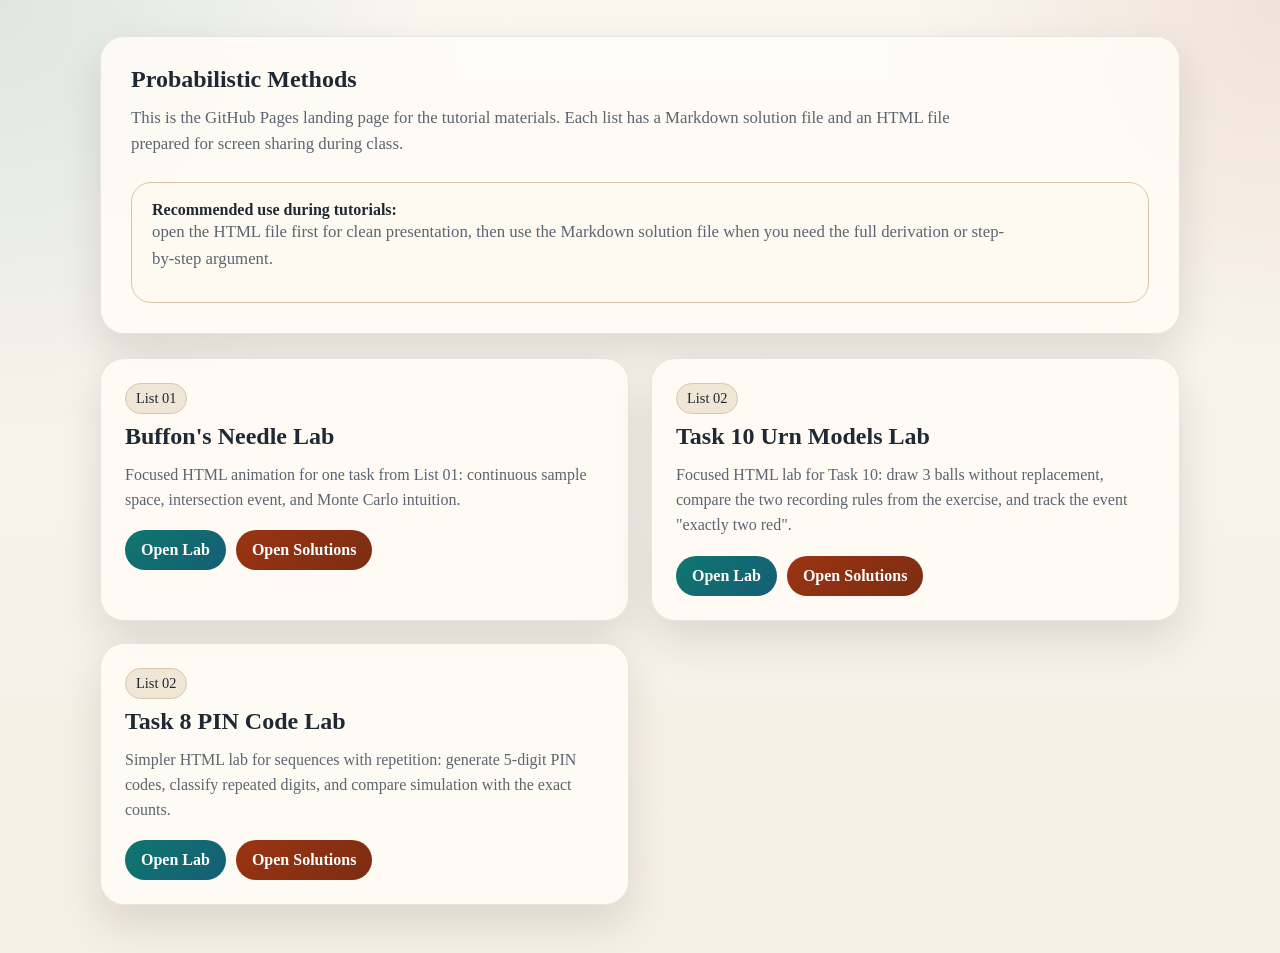
<file: index.html>
<!DOCTYPE html>
<html lang="en">
<head>
  <meta charset="UTF-8">
  <meta name="viewport" content="width=device-width, initial-scale=1.0">
  <title>Probabilistic Methods - Presentation Hub</title>
  <style>
    :root {
      --bg: #f5efe5;
      --panel: rgba(255, 251, 245, 0.9);
      --ink: #1f2933;
      --muted: #5b6470;
      --accent: #0f766e;
      --accent-2: #9a3412;
      --line: #d7c7aa;
      --shadow: 0 18px 42px rgba(32, 28, 21, 0.12);
    }

    * {
      box-sizing: border-box;
    }

    body {
      margin: 0;
      font-family: Georgia, "Times New Roman", serif;
      color: var(--ink);
      background:
        radial-gradient(circle at top left, rgba(15, 118, 110, 0.12), transparent 28%),
        radial-gradient(circle at top right, rgba(154, 52, 18, 0.10), transparent 24%),
        linear-gradient(180deg, #faf7f0 0%, var(--bg) 100%);
    }

    main {
      max-width: 1120px;
      margin: 0 auto;
      padding: 36px 20px 48px;
    }

    .hero,
    .card {
      background: var(--panel);
      border: 1px solid rgba(31, 41, 51, 0.10);
      border-radius: 24px;
      box-shadow: var(--shadow);
      backdrop-filter: blur(8px);
    }

    .hero {
      padding: 30px;
    }

    h1,
    h2 {
      margin: 0 0 12px;
      line-height: 1.08;
    }

    p {
      margin: 0 0 12px;
      line-height: 1.58;
    }

    .hero p {
      max-width: 860px;
      color: var(--muted);
      font-size: 1.05rem;
    }

    .grid {
      display: grid;
      grid-template-columns: repeat(2, minmax(0, 1fr));
      gap: 22px;
      margin-top: 24px;
    }

    .card {
      padding: 24px;
    }

    .eyebrow {
      display: inline-block;
      margin-bottom: 10px;
      padding: 6px 10px;
      border-radius: 999px;
      background: #efe6d6;
      border: 1px solid var(--line);
      font-size: 0.9rem;
    }

    .muted {
      color: var(--muted);
    }

    .links {
      display: flex;
      flex-wrap: wrap;
      gap: 10px;
      margin-top: 18px;
    }

    a.button {
      display: inline-block;
      text-decoration: none;
      color: #fff;
      background: linear-gradient(135deg, var(--accent), #155e75);
      padding: 11px 16px;
      border-radius: 999px;
      font-weight: 700;
    }

    a.button.secondary {
      background: linear-gradient(135deg, var(--accent-2), #7c2d12);
    }

    .tip {
      margin-top: 24px;
      padding: 18px 20px;
      border-radius: 20px;
      background: #fffaf1;
      border: 1px solid var(--line);
    }

    @media (max-width: 900px) {
      .grid {
        grid-template-columns: 1fr;
      }
    }
  </style>
</head>
<body>
  <main>
    <section class="hero">
      <h1>Probabilistic Methods</h1>
      <p>
        This is the GitHub Pages landing page for the tutorial materials. Each list has a
        Markdown solution file and an HTML file prepared for screen sharing during class.
      </p>
      <div class="tip">
        <strong>Recommended use during tutorials:</strong>
        <p class="muted">
          open the HTML file first for clean presentation, then use the Markdown solution file
          when you need the full derivation or step-by-step argument.
        </p>
      </div>
    </section>

    <section class="grid">
      <article class="card">
        <span class="eyebrow">List 01</span>
        <h2>Buffon's Needle Lab</h2>
        <p class="muted">
          Focused HTML animation for one task from List 01: continuous sample space,
          intersection event, and Monte Carlo intuition.
        </p>
        <div class="links">
          <a class="button" href="probabilistic-methods-list-01/list-01-visualizations.html">Open Lab</a>
          <a class="button secondary" href="probabilistic-methods-list-01/list-01-solutions.html">Open Solutions</a>
        </div>
      </article>

      <article class="card">
        <span class="eyebrow">List 02</span>
        <h2>Task 10 Urn Models Lab</h2>
        <p class="muted">
          Focused HTML lab for Task 10: draw 3 balls without replacement, compare the two
          recording rules from the exercise, and track the event "exactly two red".
        </p>
        <div class="links">
          <a class="button" href="probabilistic-methods-list-02/list-02-model-explorer.html">Open Lab</a>
          <a class="button secondary" href="probabilistic-methods-list-02/list-02-solutions.html">Open Solutions</a>
        </div>
      </article>

      <article class="card">
        <span class="eyebrow">List 02</span>
        <h2>Task 8 PIN Code Lab</h2>
        <p class="muted">
          Simpler HTML lab for sequences with repetition: generate 5-digit PIN codes,
          classify repeated digits, and compare simulation with the exact counts.
        </p>
        <div class="links">
          <a class="button" href="probabilistic-methods-list-02/list-02-pin-lab.html">Open Lab</a>
          <a class="button secondary" href="probabilistic-methods-list-02/list-02-solutions.html">Open Solutions</a>
        </div>
      </article>
    </section>
  </main>
</body>
</html>
</file>
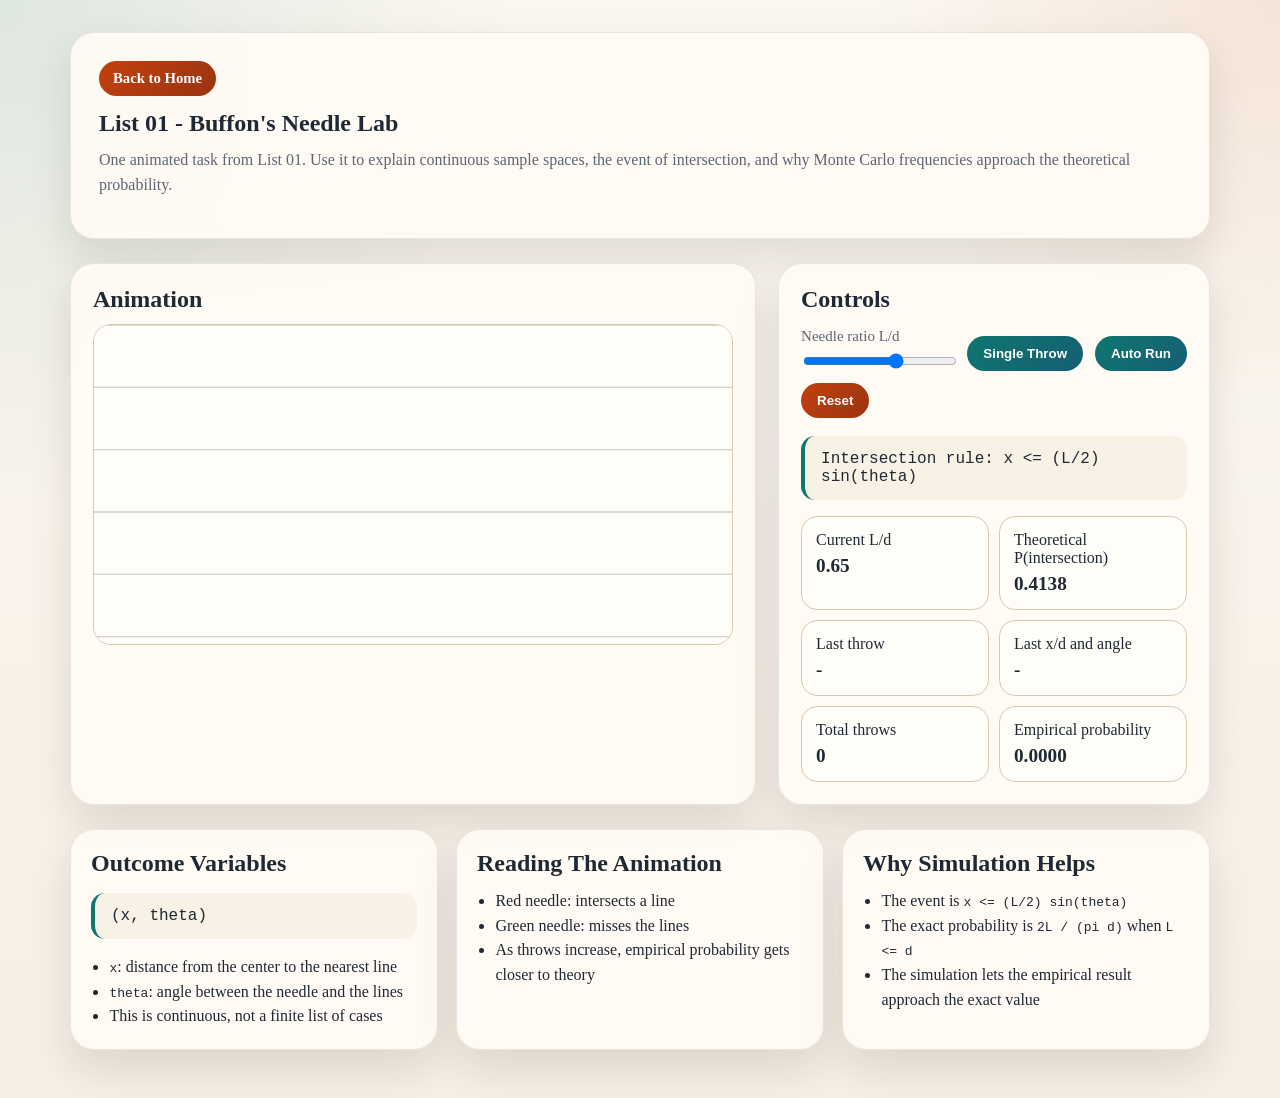
<file: probabilistic-methods-list-01/list-01-visualizations.html>
<!DOCTYPE html>
<html lang="en">
<head>
  <meta charset="UTF-8">
  <meta name="viewport" content="width=device-width, initial-scale=1.0">
  <title>List 01 - Buffon's Needle Lab</title>
  <style>
    :root {
      --bg: #f6efe5;
      --panel: rgba(255, 251, 245, 0.92);
      --ink: #1f2933;
      --muted: #5d6672;
      --accent: #0f766e;
      --accent-2: #c2410c;
      --line: #d8c8ac;
      --hit: #b91c1c;
      --miss: #15803d;
      --shadow: 0 18px 42px rgba(34, 28, 20, 0.12);
    }

    * {
      box-sizing: border-box;
    }

    body {
      margin: 0;
      font-family: Georgia, "Times New Roman", serif;
      color: var(--ink);
      background:
        radial-gradient(circle at top left, rgba(15, 118, 110, 0.12), transparent 30%),
        radial-gradient(circle at top right, rgba(194, 65, 12, 0.10), transparent 24%),
        linear-gradient(180deg, #fbf7f0 0%, var(--bg) 100%);
    }

    main {
      max-width: 1180px;
      margin: 0 auto;
      padding: 32px 20px 48px;
    }

    .hero,
    .panel,
    .note-card {
      background: var(--panel);
      border: 1px solid rgba(31, 41, 51, 0.10);
      border-radius: 24px;
      box-shadow: var(--shadow);
      backdrop-filter: blur(8px);
    }

    .hero {
      padding: 28px;
    }

    .home-link {
      display: inline-block;
      margin-bottom: 14px;
      text-decoration: none;
      color: #fff;
      background: linear-gradient(135deg, var(--accent-2), #9a3412);
      padding: 9px 14px;
      border-radius: 999px;
      font-weight: 700;
      font-size: 0.92rem;
    }

    h1, h2, h3 {
      margin: 0 0 12px;
      line-height: 1.1;
    }

    p {
      margin: 0 0 12px;
      line-height: 1.55;
    }

    .muted {
      color: var(--muted);
    }

    .lab {
      display: grid;
      grid-template-columns: 1.35fr 0.85fr;
      gap: 22px;
      margin-top: 24px;
    }

    .panel {
      padding: 22px;
      min-width: 0;
    }

    canvas {
      width: 100%;
      height: auto;
      display: block;
      border-radius: 18px;
      border: 1px solid var(--line);
      background: linear-gradient(180deg, #fffdf9 0%, #f6efe2 100%);
    }

    .controls {
      display: flex;
      flex-wrap: wrap;
      gap: 12px;
      margin: 16px 0 18px;
      align-items: end;
    }

    .control {
      display: flex;
      flex-direction: column;
      gap: 6px;
      min-width: 150px;
      flex: 1 1 150px;
    }

    label {
      color: var(--muted);
      font-size: 0.94rem;
    }

    input[type="range"] {
      width: 100%;
    }

    button {
      border: 0;
      border-radius: 999px;
      padding: 10px 16px;
      font-weight: 700;
      cursor: pointer;
      color: #fff;
      background: linear-gradient(135deg, var(--accent), #155e75);
    }

    button.secondary {
      background: linear-gradient(135deg, var(--accent-2), #9a3412);
    }

    .stats {
      display: grid;
      grid-template-columns: repeat(2, minmax(0, 1fr));
      gap: 10px;
      margin-top: 12px;
    }

    .stat {
      background: #fffdf8;
      border: 1px solid var(--line);
      border-radius: 16px;
      padding: 14px;
    }

    .stat strong {
      display: block;
      font-size: 1.2rem;
      margin-top: 6px;
    }

    .formula {
      font-family: "Courier New", monospace;
      background: #f7f1e6;
      border-left: 4px solid var(--accent);
      border-radius: 14px;
      padding: 14px 16px;
      margin: 16px 0;
      overflow-wrap: anywhere;
    }

    .notes {
      display: grid;
      grid-template-columns: repeat(3, minmax(0, 1fr));
      gap: 18px;
      margin-top: 24px;
    }

    .note-card {
      padding: 20px;
    }

    ul {
      margin: 0;
      padding-left: 1.15rem;
      line-height: 1.55;
    }

    .result-hit {
      color: var(--hit);
      font-weight: 700;
    }

    .result-miss {
      color: var(--miss);
      font-weight: 700;
    }

    @media (max-width: 940px) {
      .lab,
      .notes {
        grid-template-columns: 1fr;
      }
    }
  </style>
</head>
<body>
  <main>
    <section class="hero">
      <a class="home-link" href="../index.html">Back to Home</a>
      <h1>List 01 - Buffon's Needle Lab</h1>
      <p class="muted">
        One animated task from List 01. Use it to explain continuous sample spaces, the event
        of intersection, and why Monte Carlo frequencies approach the theoretical probability.
      </p>
    </section>

    <section class="lab">
      <article class="panel">
        <h2>Animation</h2>
        <canvas id="needle-canvas" width="860" height="430"></canvas>
      </article>

      <article class="panel">
        <h2>Controls</h2>

        <div class="controls">
          <div class="control">
            <label for="ratio-slider">Needle ratio L/d</label>
            <input id="ratio-slider" type="range" min="0.10" max="1.00" step="0.01" value="0.65">
          </div>
          <button id="throw-once">Single Throw</button>
          <button id="toggle-run">Auto Run</button>
          <button id="reset" class="secondary">Reset</button>
        </div>

        <div class="formula" id="rule-box">Intersection rule: x <= (L/2) sin(theta)</div>

        <div class="stats">
          <div class="stat">
            Current L/d
            <strong id="ratio-label">0.65</strong>
          </div>
          <div class="stat">
            Theoretical P(intersection)
            <strong id="theoretical-label">0.4138</strong>
          </div>
          <div class="stat">
            Last throw
            <strong id="last-result">-</strong>
          </div>
          <div class="stat">
            Last x/d and angle
            <strong id="last-params">-</strong>
          </div>
          <div class="stat">
            Total throws
            <strong id="throws-label">0</strong>
          </div>
          <div class="stat">
            Empirical probability
            <strong id="empirical-label">0.0000</strong>
          </div>
        </div>
      </article>
    </section>

    <section class="notes">
      <article class="note-card">
        <h2>Outcome Variables</h2>
        <div class="formula">(x, theta)</div>
        <ul>
          <li><code>x</code>: distance from the center to the nearest line</li>
          <li><code>theta</code>: angle between the needle and the lines</li>
          <li>This is continuous, not a finite list of cases</li>
        </ul>
      </article>

      <article class="note-card">
        <h2>Reading The Animation</h2>
        <ul>
          <li>Red needle: intersects a line</li>
          <li>Green needle: misses the lines</li>
          <li>As throws increase, empirical probability gets closer to theory</li>
        </ul>
      </article>

      <article class="note-card">
        <h2>Why Simulation Helps</h2>
        <ul>
          <li>The event is <code>x &lt;= (L/2) sin(theta)</code></li>
          <li>The exact probability is <code>2L / (pi d)</code> when <code>L &lt;= d</code></li>
          <li>The simulation lets the empirical result approach the exact value</li>
        </ul>
      </article>
    </section>
  </main>

  <script>
    const canvas = document.getElementById("needle-canvas");
    const ctx = canvas.getContext("2d");
    const ratioSlider = document.getElementById("ratio-slider");
    const throwOnceButton = document.getElementById("throw-once");
    const toggleRunButton = document.getElementById("toggle-run");
    const resetButton = document.getElementById("reset");
    const ratioLabel = document.getElementById("ratio-label");
    const theoreticalLabel = document.getElementById("theoretical-label");
    const lastResult = document.getElementById("last-result");
    const lastParams = document.getElementById("last-params");
    const throwsLabel = document.getElementById("throws-label");
    const empiricalLabel = document.getElementById("empirical-label");

    const spacing = 84;
    const historyLimit = 90;
    let totalThrows = 0;
    let totalHits = 0;
    let history = [];
    let runTimer = null;

    function ratioValue() {
      return Number(ratioSlider.value);
    }

    function theoreticalProbability(ratio) {
      return (2 * ratio) / Math.PI;
    }

    function normalizedTheta(angle) {
      let theta = angle % Math.PI;
      if (theta < 0) {
        theta += Math.PI;
      }
      if (theta > Math.PI / 2) {
        theta = Math.PI - theta;
      }
      return theta;
    }

    function sampleThrow() {
      const ratio = ratioValue();
      const needleLength = ratio * spacing;
      const margin = needleLength / 2 + 8;
      const x = margin + Math.random() * (canvas.width - 2 * margin);
      const y = margin + Math.random() * (canvas.height - 2 * margin);
      const angle = Math.random() * Math.PI;
      const theta = normalizedTheta(angle);
      const dx = (needleLength / 2) * Math.cos(angle);
      const dy = (needleLength / 2) * Math.sin(angle);
      const y1 = y - dy;
      const y2 = y + dy;
      const nearestLine = Math.round(y / spacing) * spacing;
      const xDistance = Math.abs(y - nearestLine);
      const hit = Math.floor(y1 / spacing) !== Math.floor(y2 / spacing);

      return {
        x1: x - dx,
        y1,
        x2: x + dx,
        y2,
        hit,
        xDistance,
        theta
      };
    }

    function updateLabels(last) {
      const ratio = ratioValue();
      ratioLabel.textContent = ratio.toFixed(2);
      theoreticalLabel.textContent = theoreticalProbability(ratio).toFixed(4);
      throwsLabel.textContent = String(totalThrows);
      empiricalLabel.textContent = totalThrows === 0 ? "0.0000" : (totalHits / totalThrows).toFixed(4);

      if (!last) {
        lastResult.textContent = "-";
        lastParams.textContent = "-";
        lastResult.className = "";
        return;
      }

      lastResult.textContent = last.hit ? "Intersects" : "No intersection";
      lastResult.className = last.hit ? "result-hit" : "result-miss";
      lastParams.textContent = `${(last.xDistance / spacing).toFixed(3)}, ${(last.theta * 180 / Math.PI).toFixed(1)}deg`;
    }

    function drawScene() {
      ctx.clearRect(0, 0, canvas.width, canvas.height);

      ctx.fillStyle = "#fffdf9";
      ctx.fillRect(0, 0, canvas.width, canvas.height);

      for (let y = 0; y <= canvas.height; y += spacing) {
        ctx.strokeStyle = "rgba(93, 102, 114, 0.28)";
        ctx.lineWidth = 2;
        ctx.beginPath();
        ctx.moveTo(0, y);
        ctx.lineTo(canvas.width, y);
        ctx.stroke();
      }

      history.forEach((needle, index) => {
        const alpha = (index + 1) / history.length;
        ctx.strokeStyle = needle.hit
          ? `rgba(185, 28, 28, ${0.15 + alpha * 0.75})`
          : `rgba(21, 128, 61, ${0.15 + alpha * 0.75})`;
        ctx.lineWidth = index === history.length - 1 ? 3.2 : 2;
        ctx.beginPath();
        ctx.moveTo(needle.x1, needle.y1);
        ctx.lineTo(needle.x2, needle.y2);
        ctx.stroke();
      });
    }

    function applyThrow() {
      const needle = sampleThrow();
      totalThrows += 1;
      if (needle.hit) {
        totalHits += 1;
      }
      history.push(needle);
      if (history.length > historyLimit) {
        history = history.slice(history.length - historyLimit);
      }
      updateLabels(needle);
      drawScene();
    }

    function resetAll() {
      totalThrows = 0;
      totalHits = 0;
      history = [];
      updateLabels(null);
      drawScene();
    }

    function toggleRun() {
      if (runTimer) {
        clearInterval(runTimer);
        runTimer = null;
        toggleRunButton.textContent = "Auto Run";
        return;
      }
      runTimer = setInterval(applyThrow, 120);
      toggleRunButton.textContent = "Pause";
    }

    ratioSlider.addEventListener("input", () => {
      resetAll();
    });
    throwOnceButton.addEventListener("click", applyThrow);
    toggleRunButton.addEventListener("click", toggleRun);
    resetButton.addEventListener("click", resetAll);

    resetAll();
  </script>
</body>
</html>
</file>
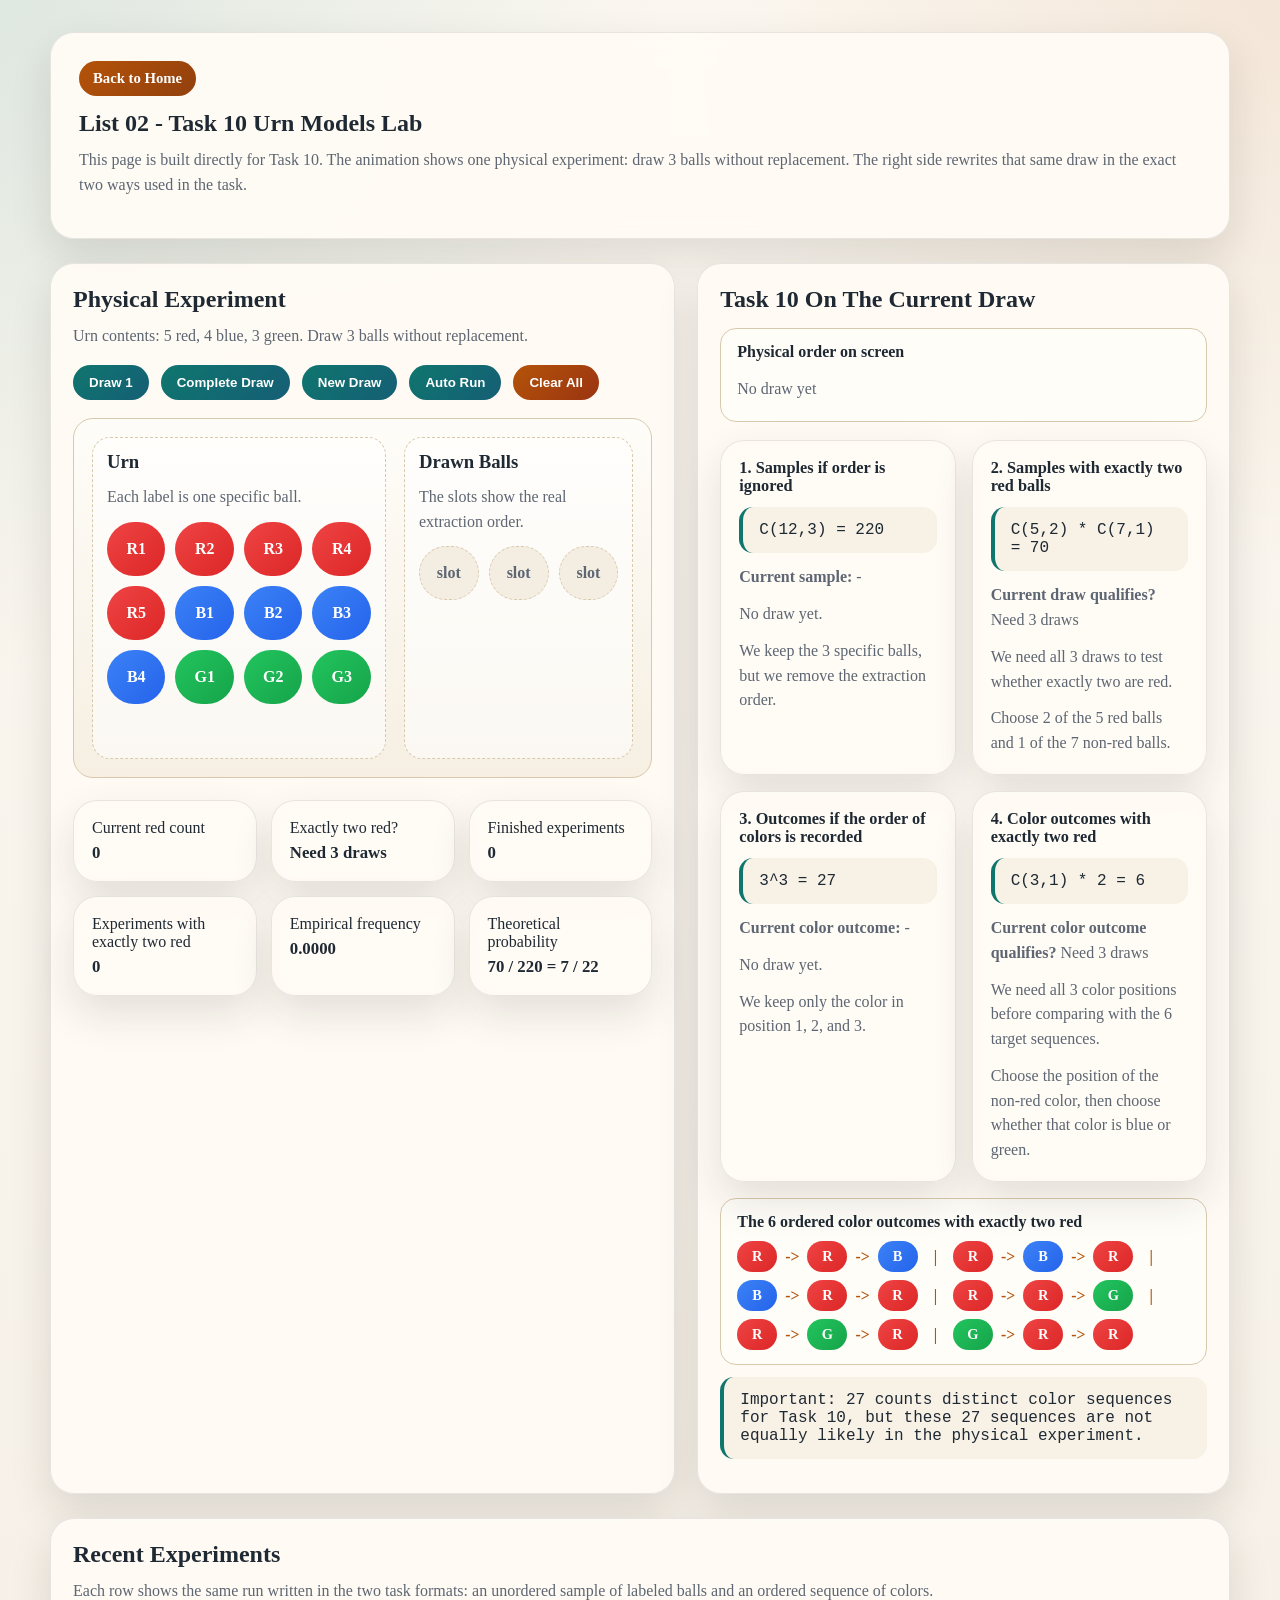
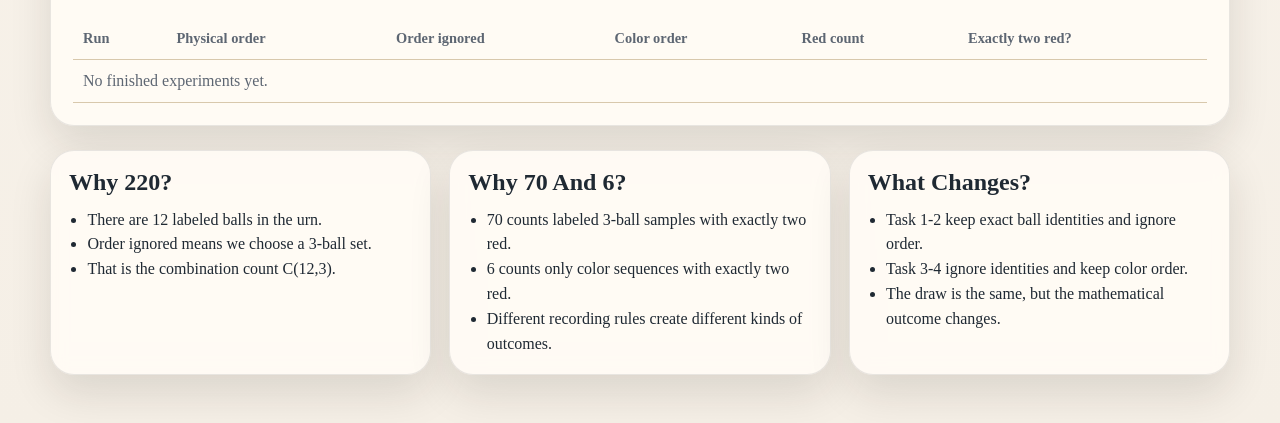
<file: probabilistic-methods-list-02/list-02-model-explorer.html>
<!DOCTYPE html>
<html lang="en">
<head>
  <meta charset="UTF-8">
  <meta name="viewport" content="width=device-width, initial-scale=1.0">
  <title>List 02 - Task 10 Urn Models Lab</title>
  <style>
    :root {
      --bg: #f5efe6;
      --panel: rgba(255, 251, 245, 0.94);
      --ink: #1f2933;
      --muted: #5d6672;
      --accent: #0f766e;
      --accent-2: #b45309;
      --line: #d8c8ac;
      --shadow: 0 18px 42px rgba(34, 28, 20, 0.12);
      --red: #dc2626;
      --blue: #2563eb;
      --green: #16a34a;
    }

    * {
      box-sizing: border-box;
    }

    body {
      margin: 0;
      font-family: Georgia, "Times New Roman", serif;
      color: var(--ink);
      background:
        radial-gradient(circle at top left, rgba(15, 118, 110, 0.12), transparent 28%),
        radial-gradient(circle at top right, rgba(180, 83, 9, 0.10), transparent 24%),
        linear-gradient(180deg, #fbf7f0 0%, var(--bg) 100%);
    }

    main {
      max-width: 1220px;
      margin: 0 auto;
      padding: 32px 20px 48px;
    }

    .hero,
    .panel,
    .card,
    .task-card {
      background: var(--panel);
      border: 1px solid rgba(31, 41, 51, 0.10);
      border-radius: 24px;
      box-shadow: var(--shadow);
      backdrop-filter: blur(8px);
    }

    .hero {
      padding: 28px;
    }

    .home-link {
      display: inline-block;
      margin-bottom: 14px;
      text-decoration: none;
      color: #fff;
      background: linear-gradient(135deg, var(--accent-2), #92400e);
      padding: 9px 14px;
      border-radius: 999px;
      font-weight: 700;
      font-size: 0.92rem;
    }

    h1, h2, h3 {
      margin: 0 0 12px;
      line-height: 1.1;
    }

    p {
      margin: 0 0 12px;
      line-height: 1.55;
    }

    .muted {
      color: var(--muted);
    }

    .lab {
      display: grid;
      grid-template-columns: 1.08fr 0.92fr;
      gap: 22px;
      margin-top: 24px;
    }

    .panel {
      padding: 22px;
      min-width: 0;
    }

    .controls {
      display: flex;
      flex-wrap: wrap;
      gap: 12px;
      margin: 16px 0 18px;
    }

    button {
      border: 0;
      border-radius: 999px;
      padding: 10px 16px;
      font-weight: 700;
      cursor: pointer;
      color: #fff;
      background: linear-gradient(135deg, var(--accent), #155e75);
    }

    button.secondary {
      background: linear-gradient(135deg, var(--accent-2), #9a3412);
    }

    .stage {
      min-height: 360px;
      border: 1px solid var(--line);
      border-radius: 20px;
      background: linear-gradient(180deg, #fffdf9 0%, #f6efe2 100%);
      padding: 18px;
      display: grid;
      grid-template-columns: 1fr 0.78fr;
      gap: 18px;
    }

    .urn-box,
    .draw-box {
      border: 1px dashed var(--line);
      border-radius: 18px;
      padding: 14px;
      background: rgba(255, 255, 255, 0.55);
      min-width: 0;
    }

    .ball-grid {
      display: grid;
      grid-template-columns: repeat(4, minmax(0, 1fr));
      gap: 10px;
      margin-top: 12px;
    }

    .draw-grid {
      display: grid;
      grid-template-columns: repeat(3, minmax(0, 1fr));
      gap: 10px;
      margin-top: 12px;
    }

    .ball,
    .draw-slot,
    .chip {
      border-radius: 999px;
      display: flex;
      align-items: center;
      justify-content: center;
      font-weight: 700;
      color: #fff;
    }

    .ball,
    .draw-slot {
      height: 54px;
      transition: transform 220ms ease, opacity 220ms ease, box-shadow 220ms ease;
    }

    .ball.red,
    .draw-slot.red,
    .chip.red {
      background: linear-gradient(135deg, #ef4444, var(--red));
    }

    .ball.blue,
    .draw-slot.blue,
    .chip.blue {
      background: linear-gradient(135deg, #3b82f6, var(--blue));
    }

    .ball.green,
    .draw-slot.green,
    .chip.green {
      background: linear-gradient(135deg, #22c55e, var(--green));
    }

    .ball.pulse,
    .draw-slot.pop {
      transform: translateY(-4px) scale(1.06);
      box-shadow: 0 10px 18px rgba(31, 41, 51, 0.18);
    }

    .ball.faded {
      opacity: 0.18;
      transform: scale(0.94);
    }

    .draw-slot.empty {
      background: #f4ede2;
      border: 1px dashed var(--line);
      color: var(--muted);
    }

    .summary {
      display: grid;
      grid-template-columns: repeat(3, minmax(0, 1fr));
      gap: 14px;
      margin-top: 22px;
    }

    .card {
      padding: 18px;
    }

    .card strong {
      display: block;
      margin-top: 6px;
      font-size: 1.05rem;
    }

    .formula {
      font-family: "Courier New", monospace;
      background: #f7f1e6;
      border-left: 4px solid var(--accent);
      border-radius: 14px;
      padding: 14px 16px;
      margin: 12px 0;
      overflow-wrap: anywhere;
    }

    .sequence-box {
      background: #fffdf8;
      border: 1px solid var(--line);
      border-radius: 16px;
      padding: 14px 16px;
      margin-top: 16px;
    }

    .chip-line {
      display: flex;
      flex-wrap: wrap;
      align-items: center;
      gap: 8px;
      margin-top: 10px;
      min-height: 36px;
    }

    .chip {
      min-width: 40px;
      padding: 7px 12px;
      font-size: 0.9rem;
      letter-spacing: 0.02em;
    }

    .chip-arrow {
      color: var(--accent-2);
      font-weight: 700;
      font-size: 0.98rem;
    }

    .task-grid {
      display: grid;
      grid-template-columns: repeat(2, minmax(0, 1fr));
      gap: 16px;
      margin-top: 18px;
    }

    .task-card {
      padding: 18px;
      min-width: 0;
    }

    .task-card h3 {
      font-size: 1.02rem;
    }

    .task-card p:last-child {
      margin-bottom: 0;
    }

    .history-panel,
    .notes {
      margin-top: 24px;
    }

    .history-panel {
      padding: 22px;
    }

    .history-wrap {
      overflow-x: auto;
      margin-top: 14px;
    }

    table {
      width: 100%;
      border-collapse: collapse;
      min-width: 760px;
    }

    th,
    td {
      padding: 12px 10px;
      border-bottom: 1px solid var(--line);
      text-align: left;
      vertical-align: top;
    }

    th {
      color: var(--muted);
      font-size: 0.9rem;
      font-weight: 700;
    }

    .yes {
      color: #166534;
      font-weight: 700;
    }

    .no {
      color: #b91c1c;
      font-weight: 700;
    }

    .notes {
      display: grid;
      grid-template-columns: repeat(3, minmax(0, 1fr));
      gap: 18px;
    }

    ul {
      margin: 0;
      padding-left: 1.15rem;
      line-height: 1.55;
    }

    @media (max-width: 1040px) {
      .lab,
      .task-grid,
      .summary,
      .notes {
        grid-template-columns: 1fr;
      }

      .stage {
        grid-template-columns: 1fr;
      }
    }
  </style>
</head>
<body>
  <main>
    <section class="hero">
      <a class="home-link" href="../index.html">Back to Home</a>
      <h1>List 02 - Task 10 Urn Models Lab</h1>
      <p class="muted">
        This page is built directly for Task 10. The animation shows one physical experiment:
        draw 3 balls without replacement. The right side rewrites that same draw in the exact two
        ways used in the task.
      </p>
    </section>

    <section class="lab">
      <article class="panel">
        <h2>Physical Experiment</h2>
        <p class="muted">Urn contents: 5 red, 4 blue, 3 green. Draw 3 balls without replacement.</p>

        <div class="controls">
          <button id="draw-one">Draw 1</button>
          <button id="draw-three">Complete Draw</button>
          <button id="new-draw">New Draw</button>
          <button id="auto-demo">Auto Run</button>
          <button id="clear-all" class="secondary">Clear All</button>
        </div>

        <div class="stage">
          <div class="urn-box">
            <h3>Urn</h3>
            <p class="muted">Each label is one specific ball.</p>
            <div id="urn-grid" class="ball-grid"></div>
          </div>

          <div class="draw-box">
            <h3>Drawn Balls</h3>
            <p class="muted">The slots show the real extraction order.</p>
            <div id="draw-grid" class="draw-grid"></div>
          </div>
        </div>

        <div class="summary">
          <div class="card">
            Current red count
            <strong id="red-count">0</strong>
          </div>
          <div class="card">
            Exactly two red?
            <strong id="current-event">Need 3 draws</strong>
          </div>
          <div class="card">
            Finished experiments
            <strong id="run-count">0</strong>
          </div>
          <div class="card">
            Experiments with exactly two red
            <strong id="hit-count">0</strong>
          </div>
          <div class="card">
            Empirical frequency
            <strong id="empirical-frequency">0.0000</strong>
          </div>
          <div class="card">
            Theoretical probability
            <strong>70 / 220 = 7 / 22</strong>
          </div>
        </div>
      </article>

      <article class="panel">
        <h2>Task 10 On The Current Draw</h2>

        <div class="sequence-box">
          <strong>Physical order on screen</strong>
          <div id="physical-sequence" class="chip-line"></div>
        </div>

        <div class="task-grid">
          <article class="task-card">
            <h3>1. Samples if order is ignored</h3>
            <div class="formula">C(12,3) = 220</div>
            <p class="muted"><strong>Current sample:</strong> <span id="sample-outcome">-</span></p>
            <p class="muted" id="sample-read">No draw yet.</p>
            <p class="muted">We keep the 3 specific balls, but we remove the extraction order.</p>
          </article>

          <article class="task-card">
            <h3>2. Samples with exactly two red balls</h3>
            <div class="formula">C(5,2) * C(7,1) = 70</div>
            <p class="muted"><strong>Current draw qualifies?</strong> <span id="sample-event">Need 3 draws</span></p>
            <p class="muted" id="sample-event-read">We need all 3 draws to test the event.</p>
            <p class="muted">Choose 2 of the 5 red balls and 1 of the 7 non-red balls.</p>
          </article>

          <article class="task-card">
            <h3>3. Outcomes if the order of colors is recorded</h3>
            <div class="formula">3^3 = 27</div>
            <p class="muted"><strong>Current color outcome:</strong> <span id="color-outcome">-</span></p>
            <p class="muted" id="color-read">No draw yet.</p>
            <p class="muted">We keep only the color in position 1, 2, and 3.</p>
          </article>

          <article class="task-card">
            <h3>4. Color outcomes with exactly two red</h3>
            <div class="formula">C(3,1) * 2 = 6</div>
            <p class="muted"><strong>Current color outcome qualifies?</strong> <span id="color-event">Need 3 draws</span></p>
            <p class="muted" id="color-event-read">We need all 3 draws to test the event.</p>
            <p class="muted">Choose the position of the non-red color, then choose whether that color is blue or green.</p>
          </article>
        </div>

        <div class="sequence-box">
          <strong>The 6 ordered color outcomes with exactly two red</strong>
          <div class="chip-line" id="target-sequences"></div>
        </div>

        <div class="formula" id="counting-note">
          Important: 27 counts distinct color sequences for Task 10, but these 27 sequences are not equally likely in the physical experiment.
        </div>
      </article>
    </section>

    <section class="panel history-panel">
      <h2>Recent Experiments</h2>
      <p class="muted">
        Each row shows the same run written in the two task formats: an unordered sample of labeled balls
        and an ordered sequence of colors.
      </p>
      <div class="history-wrap">
        <table>
          <thead>
            <tr>
              <th>Run</th>
              <th>Physical order</th>
              <th>Order ignored</th>
              <th>Color order</th>
              <th>Red count</th>
              <th>Exactly two red?</th>
            </tr>
          </thead>
          <tbody id="history-body">
            <tr>
              <td colspan="6" class="muted">No finished experiments yet.</td>
            </tr>
          </tbody>
        </table>
      </div>
    </section>

    <section class="notes">
      <article class="card">
        <h2>Why 220?</h2>
        <ul>
          <li>There are 12 labeled balls in the urn.</li>
          <li>Order ignored means we choose a 3-ball set.</li>
          <li>That is the combination count C(12,3).</li>
        </ul>
      </article>

      <article class="card">
        <h2>Why 70 And 6?</h2>
        <ul>
          <li>70 counts labeled 3-ball samples with exactly two red.</li>
          <li>6 counts only color sequences with exactly two red.</li>
          <li>Different recording rules create different kinds of outcomes.</li>
        </ul>
      </article>

      <article class="card">
        <h2>What Changes?</h2>
        <ul>
          <li>Task 1-2 keep exact ball identities and ignore order.</li>
          <li>Task 3-4 ignore identities and keep color order.</li>
          <li>The draw is the same, but the mathematical outcome changes.</li>
        </ul>
      </article>
    </section>
  </main>

  <script>
    const drawOneButton = document.getElementById("draw-one");
    const drawThreeButton = document.getElementById("draw-three");
    const newDrawButton = document.getElementById("new-draw");
    const autoDemoButton = document.getElementById("auto-demo");
    const clearAllButton = document.getElementById("clear-all");

    const urnGrid = document.getElementById("urn-grid");
    const drawGrid = document.getElementById("draw-grid");
    const physicalSequence = document.getElementById("physical-sequence");
    const redCountLabel = document.getElementById("red-count");
    const currentEventLabel = document.getElementById("current-event");
    const runCountLabel = document.getElementById("run-count");
    const hitCountLabel = document.getElementById("hit-count");
    const empiricalFrequencyLabel = document.getElementById("empirical-frequency");

    const sampleOutcome = document.getElementById("sample-outcome");
    const sampleRead = document.getElementById("sample-read");
    const sampleEvent = document.getElementById("sample-event");
    const sampleEventRead = document.getElementById("sample-event-read");
    const colorOutcome = document.getElementById("color-outcome");
    const colorRead = document.getElementById("color-read");
    const colorEvent = document.getElementById("color-event");
    const colorEventRead = document.getElementById("color-event-read");
    const targetSequences = document.getElementById("target-sequences");
    const historyBody = document.getElementById("history-body");

    const allBalls = [
      { id: "R1", color: "red" }, { id: "R2", color: "red" }, { id: "R3", color: "red" }, { id: "R4", color: "red" }, { id: "R5", color: "red" },
      { id: "B1", color: "blue" }, { id: "B2", color: "blue" }, { id: "B3", color: "blue" }, { id: "B4", color: "blue" },
      { id: "G1", color: "green" }, { id: "G2", color: "green" }, { id: "G3", color: "green" }
    ];

    const targetColorSequences = [
      ["R", "R", "B"],
      ["R", "B", "R"],
      ["B", "R", "R"],
      ["R", "R", "G"],
      ["R", "G", "R"],
      ["G", "R", "R"]
    ];

    let remaining = [];
    let drawn = [];
    let autoTimer = null;
    let stepLock = false;
    let history = [];
    let runCount = 0;
    let hitCount = 0;
    let loggedCurrentDraw = false;

    function shuffle(items) {
      const copy = [...items];
      for (let i = copy.length - 1; i > 0; i -= 1) {
        const j = Math.floor(Math.random() * (i + 1));
        [copy[i], copy[j]] = [copy[j], copy[i]];
      }
      return copy;
    }

    function colorLetter(color) {
      if (color === "red") {
        return "R";
      }
      if (color === "blue") {
        return "B";
      }
      return "G";
    }

    function redCount() {
      return drawn.filter((ball) => ball.color === "red").length;
    }

    function fullDrawReady() {
      return drawn.length === 3;
    }

    function exactlyTwoRed() {
      return fullDrawReady() && redCount() === 2;
    }

    function chipLineMarkup(tokens, ordered = false) {
      if (tokens.length === 0) {
        return `<span class="muted">No draw yet</span>`;
      }

      return tokens.map((token, index) => {
        const chip = `<span class="chip ${token.color}">${token.label}</span>`;
        if (!ordered || index === tokens.length - 1) {
          return chip;
        }
        return `${chip}<span class="chip-arrow">-&gt;</span>`;
      }).join("");
    }

    function physicalTokens() {
      return drawn.map((ball) => ({ label: ball.id, color: ball.color }));
    }

    function unorderedSampleString() {
      if (drawn.length === 0) {
        return "-";
      }
      const ids = [...drawn].map((ball) => ball.id).sort();
      return `{${ids.join(", ")}}`;
    }

    function orderedColorString() {
      if (drawn.length === 0) {
        return "-";
      }
      const colors = drawn.map((ball) => colorLetter(ball.color));
      return `(${colors.join(", ")})`;
    }

    function physicalOrderString() {
      if (drawn.length === 0) {
        return "-";
      }
      return drawn.map((ball) => ball.id).join(" -> ");
    }

    function currentEventText() {
      if (!fullDrawReady()) {
        return "Need 3 draws";
      }
      return exactlyTwoRed() ? "Yes" : "No";
    }

    function renderUrn(highlightId = null) {
      urnGrid.innerHTML = "";
      allBalls.forEach((ball) => {
        const node = document.createElement("div");
        node.className = `ball ${ball.color}`;
        node.textContent = ball.id;
        if (!remaining.find((item) => item.id === ball.id)) {
          node.classList.add("faded");
        }
        if (highlightId === ball.id) {
          node.classList.add("pulse");
        }
        urnGrid.appendChild(node);
      });
    }

    function renderDraw(highlightIndex = null) {
      drawGrid.innerHTML = "";
      for (let i = 0; i < 3; i += 1) {
        const ball = drawn[i];
        const node = document.createElement("div");
        if (!ball) {
          node.className = "draw-slot empty";
          node.textContent = "slot";
        } else {
          node.className = `draw-slot ${ball.color}`;
          node.textContent = ball.id;
          if (highlightIndex === i) {
            node.classList.add("pop");
          }
        }
        drawGrid.appendChild(node);
      }
    }

    function renderTargets() {
      targetSequences.innerHTML = targetColorSequences.map((sequence) => {
        return sequence.map((letter, index) => {
          const color = letter === "R" ? "red" : (letter === "B" ? "blue" : "green");
          const chip = `<span class="chip ${color}">${letter}</span>`;
          if (index === sequence.length - 1) {
            return chip;
          }
          return `${chip}<span class="chip-arrow">-&gt;</span>`;
        }).join("");
      }).join('<span class="chip-arrow" style="margin: 0 8px;">|</span>');
    }

    function renderHistory() {
      if (history.length === 0) {
        historyBody.innerHTML = `<tr><td colspan="6" class="muted">No finished experiments yet.</td></tr>`;
        return;
      }

      historyBody.innerHTML = history.map((entry) => {
        return `
          <tr>
            <td>${entry.run}</td>
            <td>${entry.physical}</td>
            <td>${entry.sample}</td>
            <td>${entry.colors}</td>
            <td>${entry.reds}</td>
            <td class="${entry.hit ? "yes" : "no"}">${entry.hit ? "Yes" : "No"}</td>
          </tr>
        `;
      }).join("");
    }

    function logFinishedDraw() {
      if (!fullDrawReady() || loggedCurrentDraw) {
        return;
      }

      runCount += 1;
      if (exactlyTwoRed()) {
        hitCount += 1;
      }

      history.unshift({
        run: runCount,
        physical: drawn.map((ball) => ball.id).join(" -> "),
        sample: unorderedSampleString(),
        colors: orderedColorString(),
        reds: redCount(),
        hit: exactlyTwoRed()
      });

      history = history.slice(0, 10);
      loggedCurrentDraw = true;
      renderHistory();
    }

    function updatePanels() {
      physicalSequence.innerHTML = chipLineMarkup(physicalTokens(), true);
      sampleOutcome.textContent = unorderedSampleString();
      colorOutcome.textContent = orderedColorString();

      if (drawn.length === 0) {
        sampleRead.textContent = "No draw yet.";
        colorRead.textContent = "No draw yet.";
      } else {
        sampleRead.textContent = `Current translation: ${physicalOrderString()} becomes ${unorderedSampleString()} when order is removed.`;
        colorRead.textContent = `Current translation: ${physicalOrderString()} becomes ${orderedColorString()} when labels are replaced by colors.`;
      }

      const eventText = currentEventText();
      redCountLabel.textContent = String(redCount());
      currentEventLabel.textContent = eventText;
      currentEventLabel.className = fullDrawReady() ? (exactlyTwoRed() ? "yes" : "no") : "";
      sampleEvent.textContent = eventText;
      sampleEvent.className = fullDrawReady() ? (exactlyTwoRed() ? "yes" : "no") : "";
      colorEvent.textContent = eventText;
      colorEvent.className = fullDrawReady() ? (exactlyTwoRed() ? "yes" : "no") : "";

      if (!fullDrawReady()) {
        sampleEventRead.textContent = "We need all 3 draws to test whether exactly two are red.";
        colorEventRead.textContent = "We need all 3 color positions before comparing with the 6 target sequences.";
      } else if (exactlyTwoRed()) {
        const nonRedBall = drawn.find((ball) => ball.color !== "red");
        const nonRedPosition = drawn.findIndex((ball) => ball.color !== "red") + 1;
        sampleEventRead.textContent = `This draw has 2 red balls and 1 non-red ball (${nonRedBall.id}), so it belongs to the 70 favorable samples.`;
        colorEventRead.textContent = `This color sequence has one non-red entry in position ${nonRedPosition}, so it is one of the 6 favorable ordered color outcomes.`;
      } else {
        sampleEventRead.textContent = `This draw has ${redCount()} red ball(s), so it does not belong to the set of samples with exactly two red.`;
        colorEventRead.textContent = `This color sequence has ${redCount()} red entry/entries, so it is not one of the 6 target sequences.`;
      }

      runCountLabel.textContent = String(runCount);
      hitCountLabel.textContent = String(hitCount);
      empiricalFrequencyLabel.textContent = runCount === 0 ? "0.0000" : (hitCount / runCount).toFixed(4);

      if (fullDrawReady()) {
        logFinishedDraw();
        runCountLabel.textContent = String(runCount);
        hitCountLabel.textContent = String(hitCount);
        empiricalFrequencyLabel.textContent = runCount === 0 ? "0.0000" : (hitCount / runCount).toFixed(4);
      }
    }

    function resetCurrentDraw() {
      remaining = shuffle(allBalls);
      drawn = [];
      stepLock = false;
      loggedCurrentDraw = false;
      renderUrn();
      renderDraw();
      updatePanels();
    }

    function clearAll() {
      if (autoTimer) {
        clearInterval(autoTimer);
        autoTimer = null;
        autoDemoButton.textContent = "Auto Run";
      }
      history = [];
      runCount = 0;
      hitCount = 0;
      renderHistory();
      resetCurrentDraw();
    }

    function drawOne(animated = true) {
      if (stepLock || drawn.length >= 3 || remaining.length === 0) {
        return;
      }

      const next = remaining[Math.floor(Math.random() * remaining.length)];
      const nextIndex = remaining.findIndex((ball) => ball.id === next.id);
      stepLock = true;
      renderUrn(next.id);

      setTimeout(() => {
        remaining.splice(nextIndex, 1);
        drawn.push(next);
        renderUrn();
        renderDraw(drawn.length - 1);
        stepLock = false;
        updatePanels();
      }, animated ? 260 : 0);
    }

    function completeDraw() {
      if (drawn.length === 3) {
        return;
      }
      const needed = 3 - drawn.length;
      for (let i = 0; i < needed; i += 1) {
        setTimeout(() => drawOne(true), i * 420);
      }
    }

    function toggleAutoDemo() {
      if (autoTimer) {
        clearInterval(autoTimer);
        autoTimer = null;
        autoDemoButton.textContent = "Auto Run";
        return;
      }

      const runCycle = () => {
        resetCurrentDraw();
        completeDraw();
      };

      autoDemoButton.textContent = "Pause";
      runCycle();
      autoTimer = setInterval(runCycle, 2600);
    }

    drawOneButton.addEventListener("click", () => drawOne(true));
    drawThreeButton.addEventListener("click", completeDraw);
    newDrawButton.addEventListener("click", resetCurrentDraw);
    autoDemoButton.addEventListener("click", toggleAutoDemo);
    clearAllButton.addEventListener("click", clearAll);

    renderTargets();
    renderHistory();
    resetCurrentDraw();
  </script>
</body>
</html>
</file>
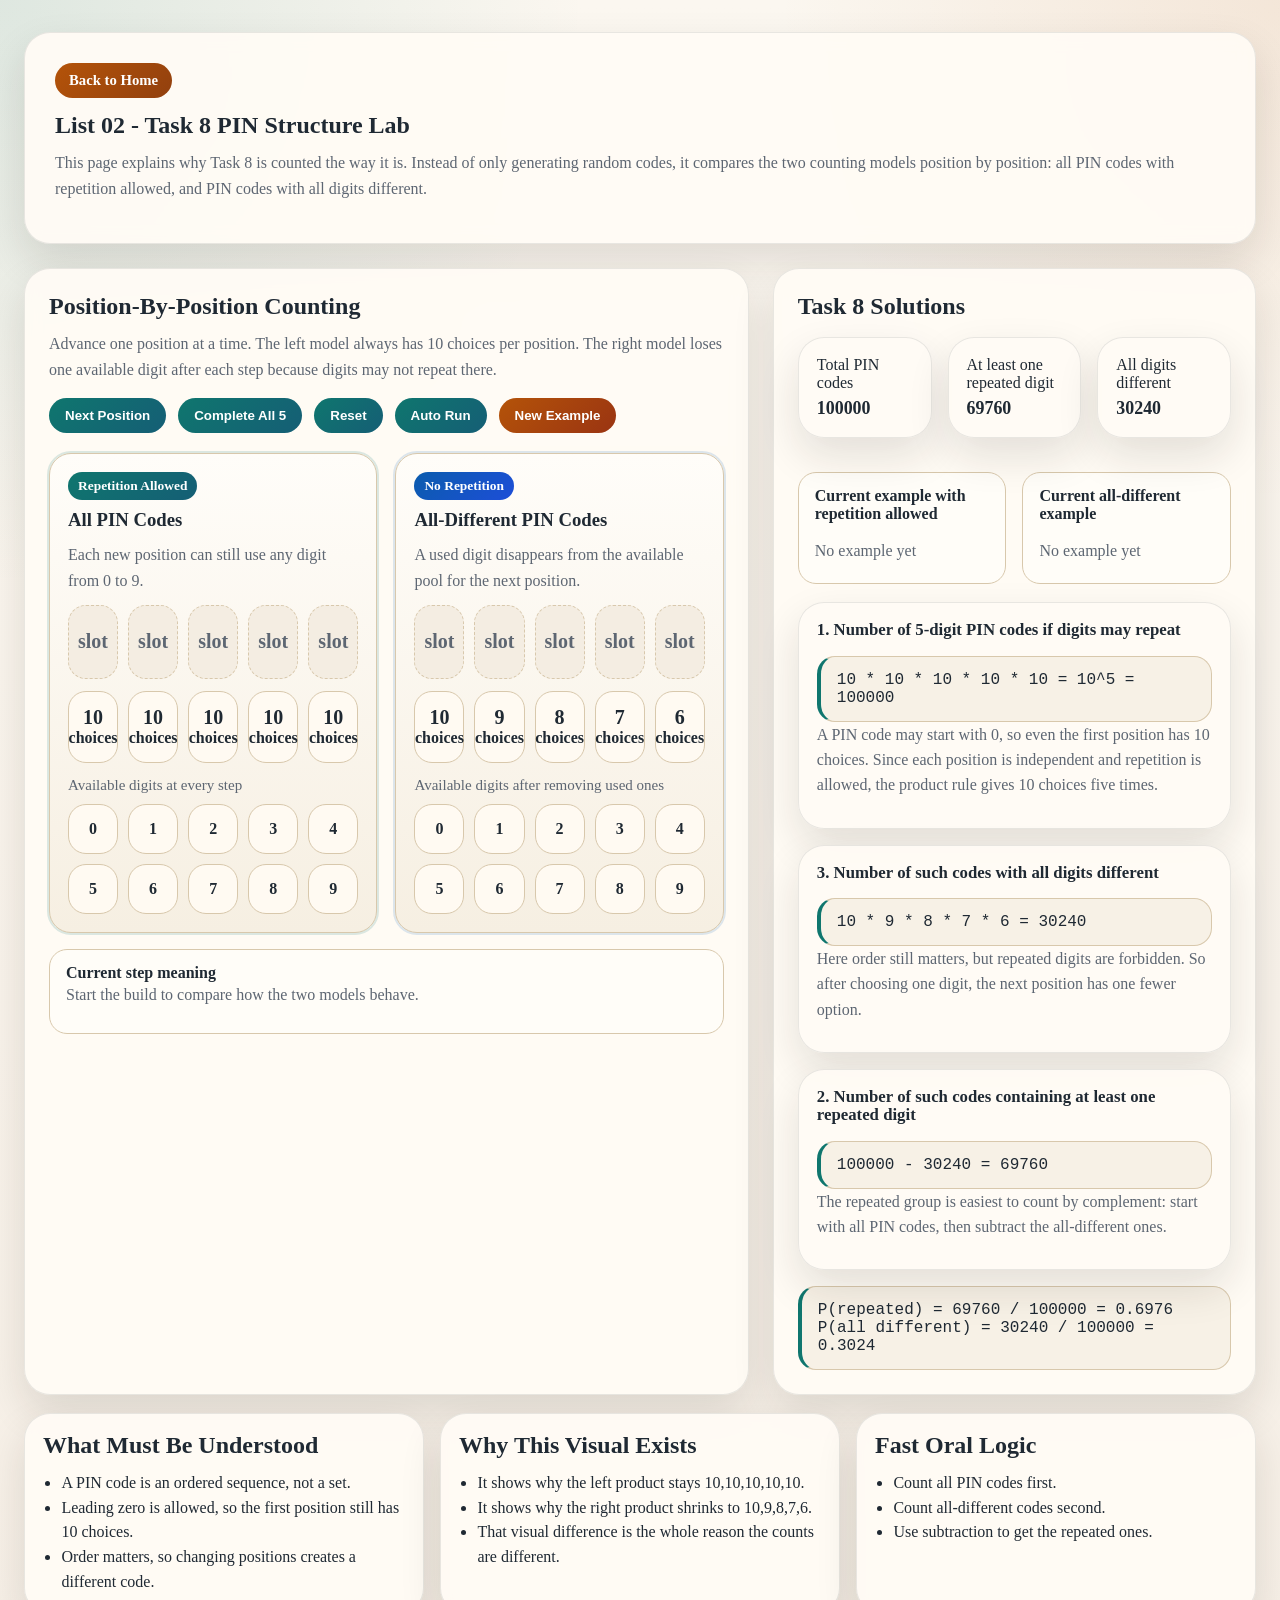
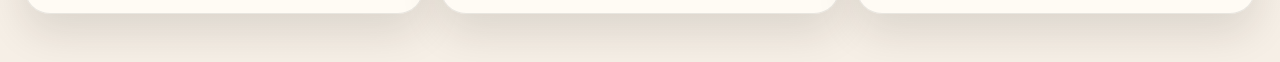
<file: probabilistic-methods-list-02/list-02-pin-lab.html>
<!DOCTYPE html>
<html lang="en">
<head>
  <meta charset="UTF-8">
  <meta name="viewport" content="width=device-width, initial-scale=1.0">
  <title>List 02 - Task 8 PIN Structure Lab</title>
  <style>
    :root {
      --bg: #f6efe6;
      --panel: rgba(255, 251, 245, 0.95);
      --ink: #1f2933;
      --muted: #5d6672;
      --accent: #0f766e;
      --accent-2: #b45309;
      --line: #d8c8ac;
      --shadow: 0 18px 42px rgba(34, 28, 20, 0.12);
      --allow: #0f766e;
      --distinct: #0b5cad;
      --repeat: #c2410c;
      --soft: #fffaf2;
    }

    * {
      box-sizing: border-box;
    }

    body {
      margin: 0;
      font-family: Georgia, "Times New Roman", serif;
      color: var(--ink);
      background:
        radial-gradient(circle at top left, rgba(15, 118, 110, 0.12), transparent 28%),
        radial-gradient(circle at top right, rgba(180, 83, 9, 0.10), transparent 24%),
        linear-gradient(180deg, #fbf7f0 0%, var(--bg) 100%);
    }

    main {
      max-width: 1520px;
      margin: 0 auto;
      padding: 32px 24px 48px;
    }

    .hero,
    .panel,
    .card,
    .task-card {
      background: var(--panel);
      border: 1px solid rgba(31, 41, 51, 0.10);
      border-radius: 26px;
      box-shadow: var(--shadow);
      backdrop-filter: blur(8px);
    }

    .hero {
      padding: 30px;
    }

    .home-link {
      display: inline-block;
      margin-bottom: 14px;
      text-decoration: none;
      color: #fff;
      background: linear-gradient(135deg, var(--accent-2), #92400e);
      padding: 9px 14px;
      border-radius: 999px;
      font-weight: 700;
      font-size: 0.92rem;
    }

    h1, h2, h3 {
      margin: 0 0 12px;
      line-height: 1.1;
    }

    p {
      margin: 0 0 12px;
      line-height: 1.58;
    }

    .muted {
      color: var(--muted);
    }

    .layout {
      display: grid;
      grid-template-columns: 1.2fr 0.8fr;
      gap: 24px;
      margin-top: 24px;
    }

    .panel {
      padding: 24px;
      min-width: 0;
    }

    .controls {
      display: flex;
      flex-wrap: wrap;
      gap: 12px;
      margin: 16px 0 20px;
    }

    button {
      border: 0;
      border-radius: 999px;
      padding: 10px 16px;
      font-weight: 700;
      cursor: pointer;
      color: #fff;
      background: linear-gradient(135deg, var(--accent), #155e75);
    }

    button.secondary {
      background: linear-gradient(135deg, var(--accent-2), #9a3412);
    }

    .compare-grid {
      display: grid;
      grid-template-columns: repeat(2, minmax(0, 1fr));
      gap: 18px;
    }

    .model-box {
      border: 1px solid var(--line);
      border-radius: 22px;
      padding: 18px;
      background: linear-gradient(180deg, #fffdf9 0%, #f6efe2 100%);
      min-width: 0;
    }

    .model-box.allow-model {
      outline: 2px solid rgba(15, 118, 110, 0.15);
    }

    .model-box.distinct-model {
      outline: 2px solid rgba(11, 92, 173, 0.14);
    }

    .tag {
      display: inline-block;
      padding: 6px 10px;
      border-radius: 999px;
      font-size: 0.84rem;
      font-weight: 700;
      color: #fff;
      margin-bottom: 10px;
    }

    .tag.allow {
      background: linear-gradient(135deg, var(--allow), #155e75);
    }

    .tag.distinct {
      background: linear-gradient(135deg, var(--distinct), #1d4ed8);
    }

    .slot-row,
    .count-row {
      display: grid;
      grid-template-columns: repeat(5, minmax(0, 1fr));
      gap: 10px;
      margin-top: 12px;
    }

    .slot,
    .count-box,
    .bank-digit,
    .chip {
      display: flex;
      align-items: center;
      justify-content: center;
      border-radius: 18px;
      font-weight: 700;
    }

    .slot {
      height: 74px;
      font-size: 1.25rem;
      color: #fff;
      transition: transform 220ms ease, box-shadow 220ms ease, background 220ms ease, opacity 220ms ease;
    }

    .slot.allow {
      background: linear-gradient(135deg, var(--allow), #155e75);
    }

    .slot.distinct {
      background: linear-gradient(135deg, var(--distinct), #1d4ed8);
    }

    .slot.repeated {
      background: linear-gradient(135deg, #ea580c, var(--repeat));
    }

    .slot.empty {
      background: #f4ede2;
      color: var(--muted);
      border: 1px dashed var(--line);
    }

    .slot.pop {
      transform: translateY(-4px) scale(1.05);
      box-shadow: 0 10px 18px rgba(31, 41, 51, 0.14);
    }

    .count-box {
      min-height: 72px;
      padding: 10px;
      background: var(--soft);
      border: 1px solid var(--line);
      flex-direction: column;
      color: var(--ink);
    }

    .count-box strong {
      font-size: 1.25rem;
    }

    .bank-title {
      margin-top: 14px;
      font-size: 0.94rem;
      color: var(--muted);
    }

    .bank-grid {
      display: grid;
      grid-template-columns: repeat(5, minmax(0, 1fr));
      gap: 10px;
      margin-top: 10px;
    }

    .bank-digit {
      height: 50px;
      background: #fffaf2;
      border: 1px solid var(--line);
      color: var(--ink);
      transition: transform 220ms ease, opacity 220ms ease, box-shadow 220ms ease;
    }

    .bank-digit.pulse {
      transform: translateY(-4px) scale(1.05);
      box-shadow: 0 10px 18px rgba(31, 41, 51, 0.14);
    }

    .bank-digit.used {
      opacity: 0.18;
      transform: scale(0.94);
    }

    .sequence-box,
    .formula,
    .step-box {
      background: #fffdf8;
      border: 1px solid var(--line);
      border-radius: 18px;
      padding: 14px 16px;
      margin-top: 16px;
    }

    .formula {
      font-family: "Courier New", monospace;
      border-left: 4px solid var(--accent);
      background: #f7f1e6;
      overflow-wrap: anywhere;
    }

    .chip-line {
      display: flex;
      flex-wrap: wrap;
      gap: 8px;
      align-items: center;
      margin-top: 10px;
      min-height: 36px;
    }

    .chip {
      min-width: 42px;
      padding: 7px 12px;
      color: #fff;
      font-size: 0.95rem;
    }

    .chip.allow {
      background: linear-gradient(135deg, var(--allow), #155e75);
    }

    .chip.distinct {
      background: linear-gradient(135deg, var(--distinct), #1d4ed8);
    }

    .chip.repeated {
      background: linear-gradient(135deg, #ea580c, var(--repeat));
    }

    .answer-strip,
    .summary-strip,
    .task-grid,
    .notes {
      display: grid;
      gap: 16px;
      margin-top: 18px;
    }

    .answer-strip {
      grid-template-columns: repeat(3, minmax(0, 1fr));
    }

    .summary-strip {
      grid-template-columns: repeat(2, minmax(0, 1fr));
    }

    .task-grid {
      grid-template-columns: 1fr;
    }

    .card,
    .task-card {
      padding: 18px;
    }

    .card strong {
      display: block;
      margin-top: 6px;
      font-size: 1.12rem;
    }

    .task-card h3 {
      font-size: 1.05rem;
    }

    .notes {
      grid-template-columns: repeat(3, minmax(0, 1fr));
    }

    ul {
      margin: 0;
      padding-left: 1.15rem;
      line-height: 1.55;
    }

    @media (max-width: 1180px) {
      .layout,
      .compare-grid,
      .answer-strip,
      .summary-strip,
      .notes {
        grid-template-columns: 1fr;
      }
    }
  </style>
</head>
<body>
  <main>
    <section class="hero">
      <a class="home-link" href="../index.html">Back to Home</a>
      <h1>List 02 - Task 8 PIN Structure Lab</h1>
      <p class="muted">
        This page explains why Task 8 is counted the way it is. Instead of only generating random codes,
        it compares the two counting models position by position: all PIN codes with repetition allowed,
        and PIN codes with all digits different.
      </p>
    </section>

    <section class="layout">
      <article class="panel">
        <h2>Position-By-Position Counting</h2>
        <p class="muted">
          Advance one position at a time. The left model always has 10 choices per position. The right model
          loses one available digit after each step because digits may not repeat there.
        </p>

        <div class="controls">
          <button id="next-step">Next Position</button>
          <button id="complete-build">Complete All 5</button>
          <button id="reset-build">Reset</button>
          <button id="auto-demo">Auto Run</button>
          <button id="new-example" class="secondary">New Example</button>
        </div>

        <div class="compare-grid">
          <section class="model-box allow-model">
            <span class="tag allow">Repetition Allowed</span>
            <h3>All PIN Codes</h3>
            <p class="muted">Each new position can still use any digit from 0 to 9.</p>

            <div id="allow-slots" class="slot-row"></div>
            <div id="allow-counts" class="count-row"></div>

            <div class="bank-title">Available digits at every step</div>
            <div id="allow-bank" class="bank-grid"></div>
          </section>

          <section class="model-box distinct-model">
            <span class="tag distinct">No Repetition</span>
            <h3>All-Different PIN Codes</h3>
            <p class="muted">A used digit disappears from the available pool for the next position.</p>

            <div id="distinct-slots" class="slot-row"></div>
            <div id="distinct-counts" class="count-row"></div>

            <div class="bank-title">Available digits after removing used ones</div>
            <div id="distinct-bank" class="bank-grid"></div>
          </section>
        </div>

        <div class="step-box">
          <strong>Current step meaning</strong>
          <p id="step-read" class="muted">Start the build to compare how the two models behave.</p>
        </div>
      </article>

      <article class="panel">
        <h2>Task 8 Solutions</h2>

        <div class="answer-strip">
          <div class="card">
            Total PIN codes
            <strong>100000</strong>
          </div>
          <div class="card">
            At least one repeated digit
            <strong>69760</strong>
          </div>
          <div class="card">
            All digits different
            <strong>30240</strong>
          </div>
        </div>

        <div class="summary-strip">
          <div class="sequence-box">
            <strong>Current example with repetition allowed</strong>
            <div id="allow-line" class="chip-line"></div>
          </div>
          <div class="sequence-box">
            <strong>Current all-different example</strong>
            <div id="distinct-line" class="chip-line"></div>
          </div>
        </div>

        <div class="task-grid">
          <article class="task-card">
            <h3>1. Number of 5-digit PIN codes if digits may repeat</h3>
            <div class="formula">10 * 10 * 10 * 10 * 10 = 10^5 = 100000</div>
            <p class="muted">
              A PIN code may start with 0, so even the first position has 10 choices. Since each position
              is independent and repetition is allowed, the product rule gives 10 choices five times.
            </p>
          </article>

          <article class="task-card">
            <h3>3. Number of such codes with all digits different</h3>
            <div class="formula">10 * 9 * 8 * 7 * 6 = 30240</div>
            <p class="muted">
              Here order still matters, but repeated digits are forbidden. So after choosing one digit,
              the next position has one fewer option.
            </p>
          </article>

          <article class="task-card">
            <h3>2. Number of such codes containing at least one repeated digit</h3>
            <div class="formula">100000 - 30240 = 69760</div>
            <p class="muted">
              The repeated group is easiest to count by complement: start with all PIN codes, then subtract
              the all-different ones.
            </p>
          </article>
        </div>

        <div class="formula">
          P(repeated) = 69760 / 100000 = 0.6976
          <br>
          P(all different) = 30240 / 100000 = 0.3024
        </div>
      </article>
    </section>

    <section class="notes">
      <article class="card">
        <h2>What Must Be Understood</h2>
        <ul>
          <li>A PIN code is an ordered sequence, not a set.</li>
          <li>Leading zero is allowed, so the first position still has 10 choices.</li>
          <li>Order matters, so changing positions creates a different code.</li>
        </ul>
      </article>

      <article class="card">
        <h2>Why This Visual Exists</h2>
        <ul>
          <li>It shows why the left product stays 10,10,10,10,10.</li>
          <li>It shows why the right product shrinks to 10,9,8,7,6.</li>
          <li>That visual difference is the whole reason the counts are different.</li>
        </ul>
      </article>

      <article class="card">
        <h2>Fast Oral Logic</h2>
        <ul>
          <li>Count all PIN codes first.</li>
          <li>Count all-different codes second.</li>
          <li>Use subtraction to get the repeated ones.</li>
        </ul>
      </article>
    </section>
  </main>

  <script>
    const nextStepButton = document.getElementById("next-step");
    const completeBuildButton = document.getElementById("complete-build");
    const resetBuildButton = document.getElementById("reset-build");
    const autoDemoButton = document.getElementById("auto-demo");
    const newExampleButton = document.getElementById("new-example");

    const allowSlots = document.getElementById("allow-slots");
    const distinctSlots = document.getElementById("distinct-slots");
    const allowCounts = document.getElementById("allow-counts");
    const distinctCounts = document.getElementById("distinct-counts");
    const allowBank = document.getElementById("allow-bank");
    const distinctBank = document.getElementById("distinct-bank");
    const allowLine = document.getElementById("allow-line");
    const distinctLine = document.getElementById("distinct-line");
    const stepRead = document.getElementById("step-read");

    const digits = ["0", "1", "2", "3", "4", "5", "6", "7", "8", "9"];
    const distinctChoiceCounts = [10, 9, 8, 7, 6];

    let allowCode = [];
    let distinctCode = [];
    let autoTimer = null;
    let pendingTimers = [];

    function scheduleTask(fn, delay) {
      const timer = setTimeout(() => {
        pendingTimers = pendingTimers.filter((id) => id !== timer);
        fn();
      }, delay);
      pendingTimers.push(timer);
    }

    function clearPendingTimers() {
      pendingTimers.forEach((timer) => clearTimeout(timer));
      pendingTimers = [];
    }

    function randomDigit() {
      return digits[Math.floor(Math.random() * digits.length)];
    }

    function randomDistinctDigit() {
      const remaining = digits.filter((digit) => !distinctCode.includes(digit));
      return remaining[Math.floor(Math.random() * remaining.length)];
    }

    function repeatedDigits(code) {
      const counts = {};
      code.forEach((digit) => {
        counts[digit] = (counts[digit] || 0) + 1;
      });
      return Object.keys(counts).filter((digit) => counts[digit] > 1);
    }

    function slotMarkup(code, type, highlightIndex = null) {
      const repeated = new Set(repeatedDigits(code));
      return Array.from({ length: 5 }, (_, index) => {
        const digit = code[index];
        if (!digit) {
          return `<div class="slot empty">slot</div>`;
        }
        const repeatedClass = type === "allow" && repeated.has(digit) ? " repeated" : "";
        const popClass = highlightIndex === index ? " pop" : "";
        return `<div class="slot ${type}${repeatedClass}${popClass}">${digit}</div>`;
      }).join("");
    }

    function countMarkup(counts, activeLength) {
      return counts.map((count, index) => {
        const text = index < activeLength ? "used" : "choices";
        return `<div class="count-box"><strong>${count}</strong><span>${text}</span></div>`;
      }).join("");
    }

    function bankMarkup(type, highlightDigit = null) {
      return digits.map((digit) => {
        const usedClass = type === "distinct" && distinctCode.includes(digit) ? " used" : "";
        const pulseClass = digit === highlightDigit ? " pulse" : "";
        return `<div class="bank-digit${usedClass}${pulseClass}">${digit}</div>`;
      }).join("");
    }

    function chipLineMarkup(code, type) {
      if (code.length === 0) {
        return `<span class="muted">No example yet</span>`;
      }
      const repeated = new Set(repeatedDigits(code));
      return code.map((digit) => {
        const repeatedClass = type === "allow" && repeated.has(digit) ? " repeated" : "";
        return `<span class="chip ${type}${repeatedClass}">${digit}</span>`;
      }).join("");
    }

    function updateStepRead() {
      const step = allowCode.length;

      if (step === 0) {
        stepRead.textContent = "Start the build to compare how the two models behave.";
        return;
      }

      if (step < 5) {
        const nextDistinct = distinctChoiceCounts[step];
        stepRead.textContent = `After filling ${step} position${step === 1 ? "" : "s"}, the repetition-allowed model still keeps 10 choices for the next position, but the all-different model drops to ${nextDistinct} choices because ${step} digit${step === 1 ? " is" : "s are"} already used.`;
        return;
      }

      stepRead.textContent = "The build is complete. The left model produced the product 10·10·10·10·10, while the right model produced 10·9·8·7·6. That difference explains Task 8.";
    }

    function render(highlightAllow = null, highlightDistinct = null) {
      allowSlots.innerHTML = slotMarkup(allowCode, "allow", highlightAllow);
      distinctSlots.innerHTML = slotMarkup(distinctCode, "distinct", highlightDistinct);
      allowCounts.innerHTML = countMarkup([10, 10, 10, 10, 10], allowCode.length);
      distinctCounts.innerHTML = countMarkup(distinctChoiceCounts, distinctCode.length);
      allowBank.innerHTML = bankMarkup("allow", highlightAllow !== null ? allowCode[highlightAllow] : null);
      distinctBank.innerHTML = bankMarkup("distinct", highlightDistinct !== null ? distinctCode[highlightDistinct] : null);
      allowLine.innerHTML = chipLineMarkup(allowCode, "allow");
      distinctLine.innerHTML = chipLineMarkup(distinctCode, "distinct");
      updateStepRead();
    }

    function resetBuild() {
      clearPendingTimers();
      allowCode = [];
      distinctCode = [];
      render();
    }

    function stepOnce(animated = true) {
      if (allowCode.length >= 5) {
        return;
      }

      const allowDigit = randomDigit();
      const distinctDigit = randomDistinctDigit();
      const nextIndex = allowCode.length;

      if (!animated) {
        allowCode.push(allowDigit);
        distinctCode.push(distinctDigit);
        render(nextIndex, nextIndex);
        return;
      }

      allowBank.innerHTML = bankMarkup("allow", allowDigit);
      distinctBank.innerHTML = bankMarkup("distinct", distinctDigit);

      scheduleTask(() => {
        allowCode.push(allowDigit);
        distinctCode.push(distinctDigit);
        render(nextIndex, nextIndex);
      }, 220);
    }

    function completeBuild() {
      const needed = 5 - allowCode.length;
      for (let i = 0; i < needed; i += 1) {
        scheduleTask(() => stepOnce(true), i * 420);
      }
    }

    function toggleAuto() {
      if (autoTimer) {
        clearInterval(autoTimer);
        autoTimer = null;
        autoDemoButton.textContent = "Auto Run";
        return;
      }

      const cycle = () => {
        resetBuild();
        completeBuild();
      };

      autoDemoButton.textContent = "Pause";
      cycle();
      autoTimer = setInterval(cycle, 2900);
    }

    nextStepButton.addEventListener("click", () => stepOnce(true));
    completeBuildButton.addEventListener("click", completeBuild);
    resetBuildButton.addEventListener("click", resetBuild);
    newExampleButton.addEventListener("click", () => {
      if (autoTimer) {
        clearInterval(autoTimer);
        autoTimer = null;
        autoDemoButton.textContent = "Auto Run";
      }
      resetBuild();
      completeBuild();
    });
    autoDemoButton.addEventListener("click", toggleAuto);

    render();
  </script>
</body>
</html>
</file>
